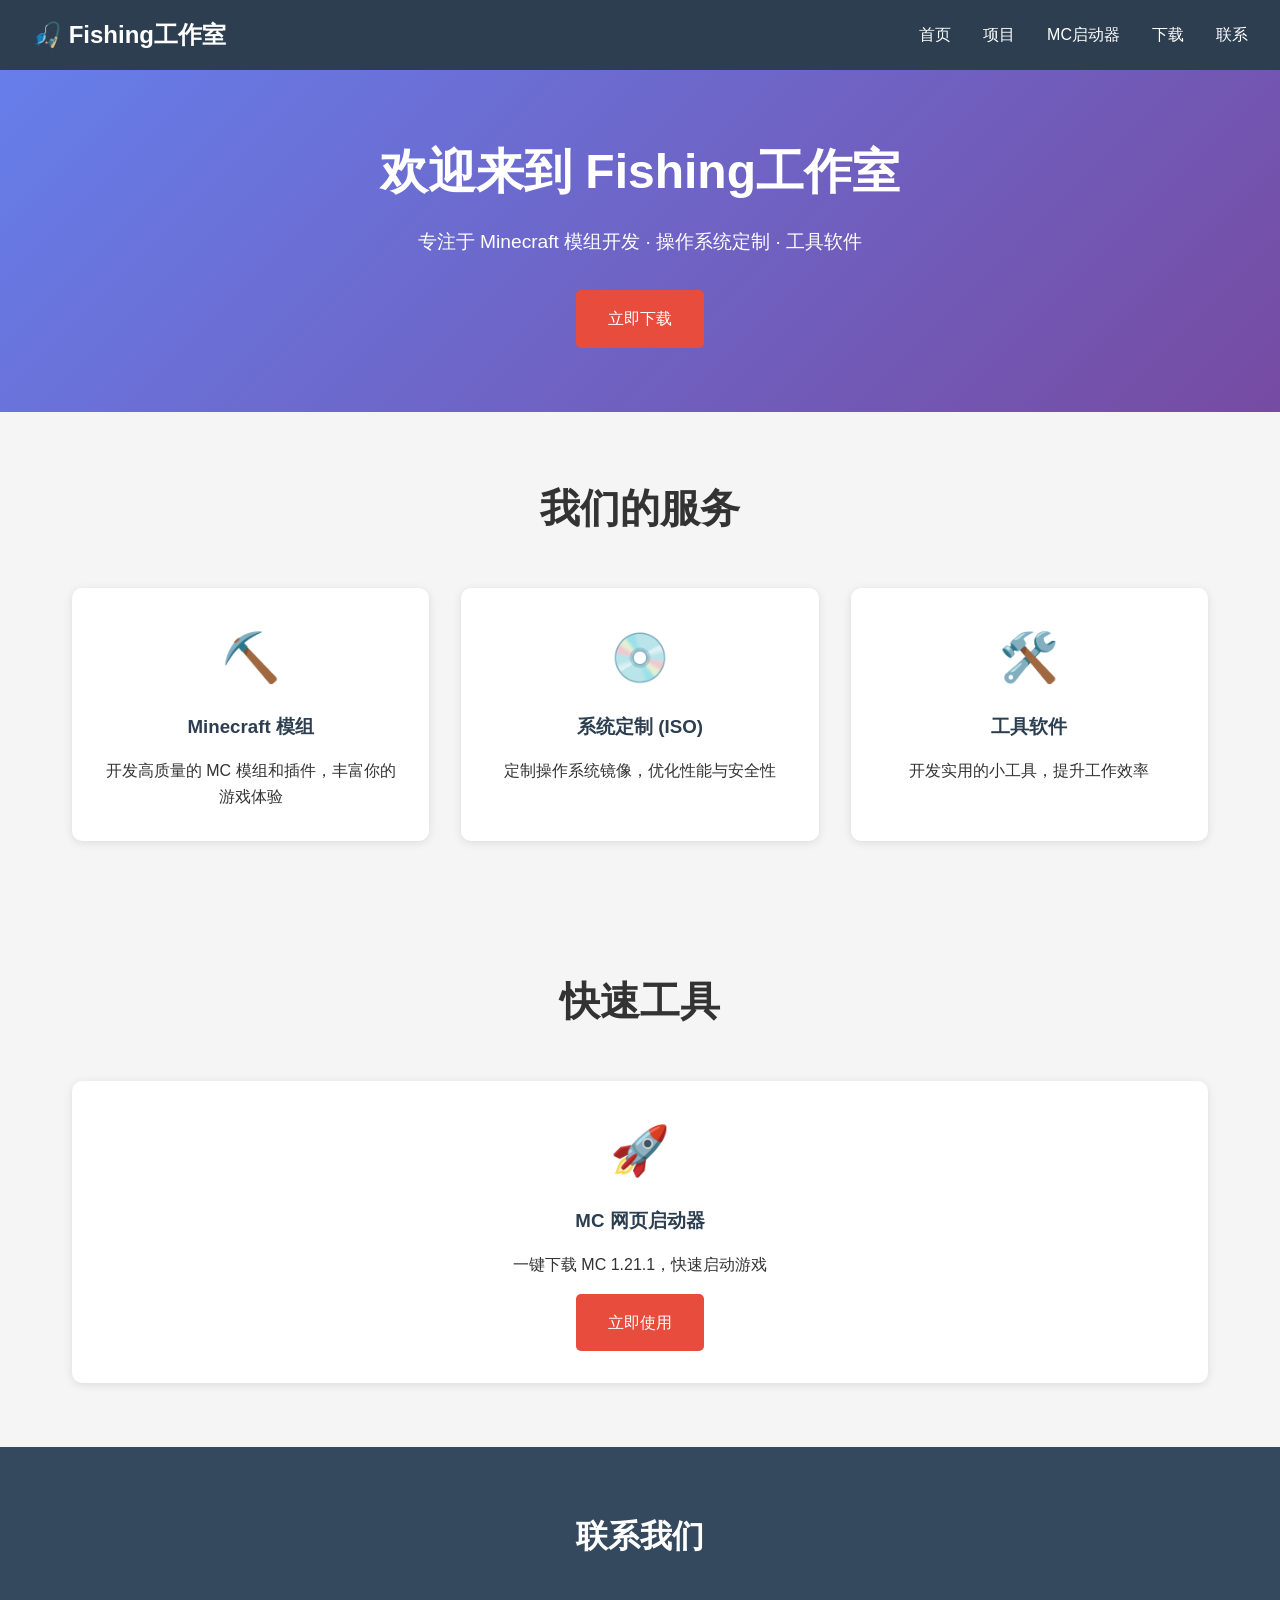
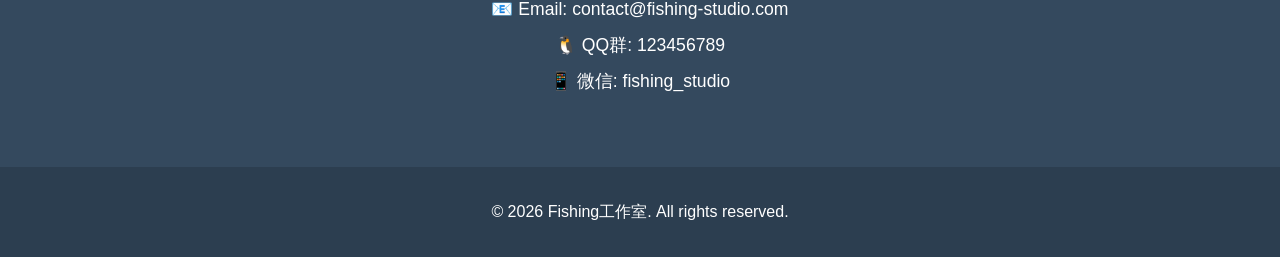
<file: index.html>
<!DOCTYPE html>
<html lang="zh-CN">
<head>
    <meta charset="UTF-8">
    <meta name="viewport" content="width=device-width, initial-scale=1.0">
    <title>Fishing工作室 - 专注于MC模组和系统开发</title>
    <link rel="stylesheet" href="style.css">
</head>
<body>
    <nav>
        <div class="logo">🎣 Fishing工作室</div>
        <ul>
            <li><a href="index.html">首页</a></li>
            <li><a href="projects.html">项目</a></li>
            <li><a href="launcher.html">MC启动器</a></li>
            <li><a href="downloads.html">下载</a></li>
            <li><a href="#contact">联系</a></li>
        </ul>
    </nav>

    <header class="hero">
        <h1>欢迎来到 Fishing工作室</h1>
        <p>专注于 Minecraft 模组开发 · 操作系统定制 · 工具软件</p>
        <a href="downloads.html" class="btn">立即下载</a>
    </header>

    <section class="services">
        <h2>我们的服务</h2>
        <div class="service-grid">
            <div class="service-card">
                <div class="icon">⛏️</div>
                <h3>Minecraft 模组</h3>
                <p>开发高质量的 MC 模组和插件，丰富你的游戏体验</p>
            </div>
            <div class="service-card">
                <div class="icon">💿</div>
                <h3>系统定制 (ISO)</h3>
                <p>定制操作系统镜像，优化性能与安全性</p>
            </div>
            <div class="service-card">
                <div class="icon">🛠️</div>
                <h3>工具软件</h3>
                <p>开发实用的小工具，提升工作效率</p>
            </div>
        </div>
    </section>

    <section class="services">
        <h2>快速工具</h2>
        <div class="service-grid">
            <div class="service-card">
                <div class="icon">🚀</div>
                <h3>MC 网页启动器</h3>
                <p>一键下载 MC 1.21.1，快速启动游戏</p>
                <a href="launcher.html" class="btn" style="margin-top: 1rem; display: inline-block;">立即使用</a>
            </div>
        </div>
    </section>

    <section id="contact" class="contact">
        <h2>联系我们</h2>
        <p>📧 Email: contact@fishing-studio.com</p>
        <p>🐧 QQ群: 123456789</p>
        <p>📱 微信: fishing_studio</p>
    </section>

    <footer>
        <p>&copy; 2026 Fishing工作室. All rights reserved.</p>
    </footer>
</body>
</html>
</file>
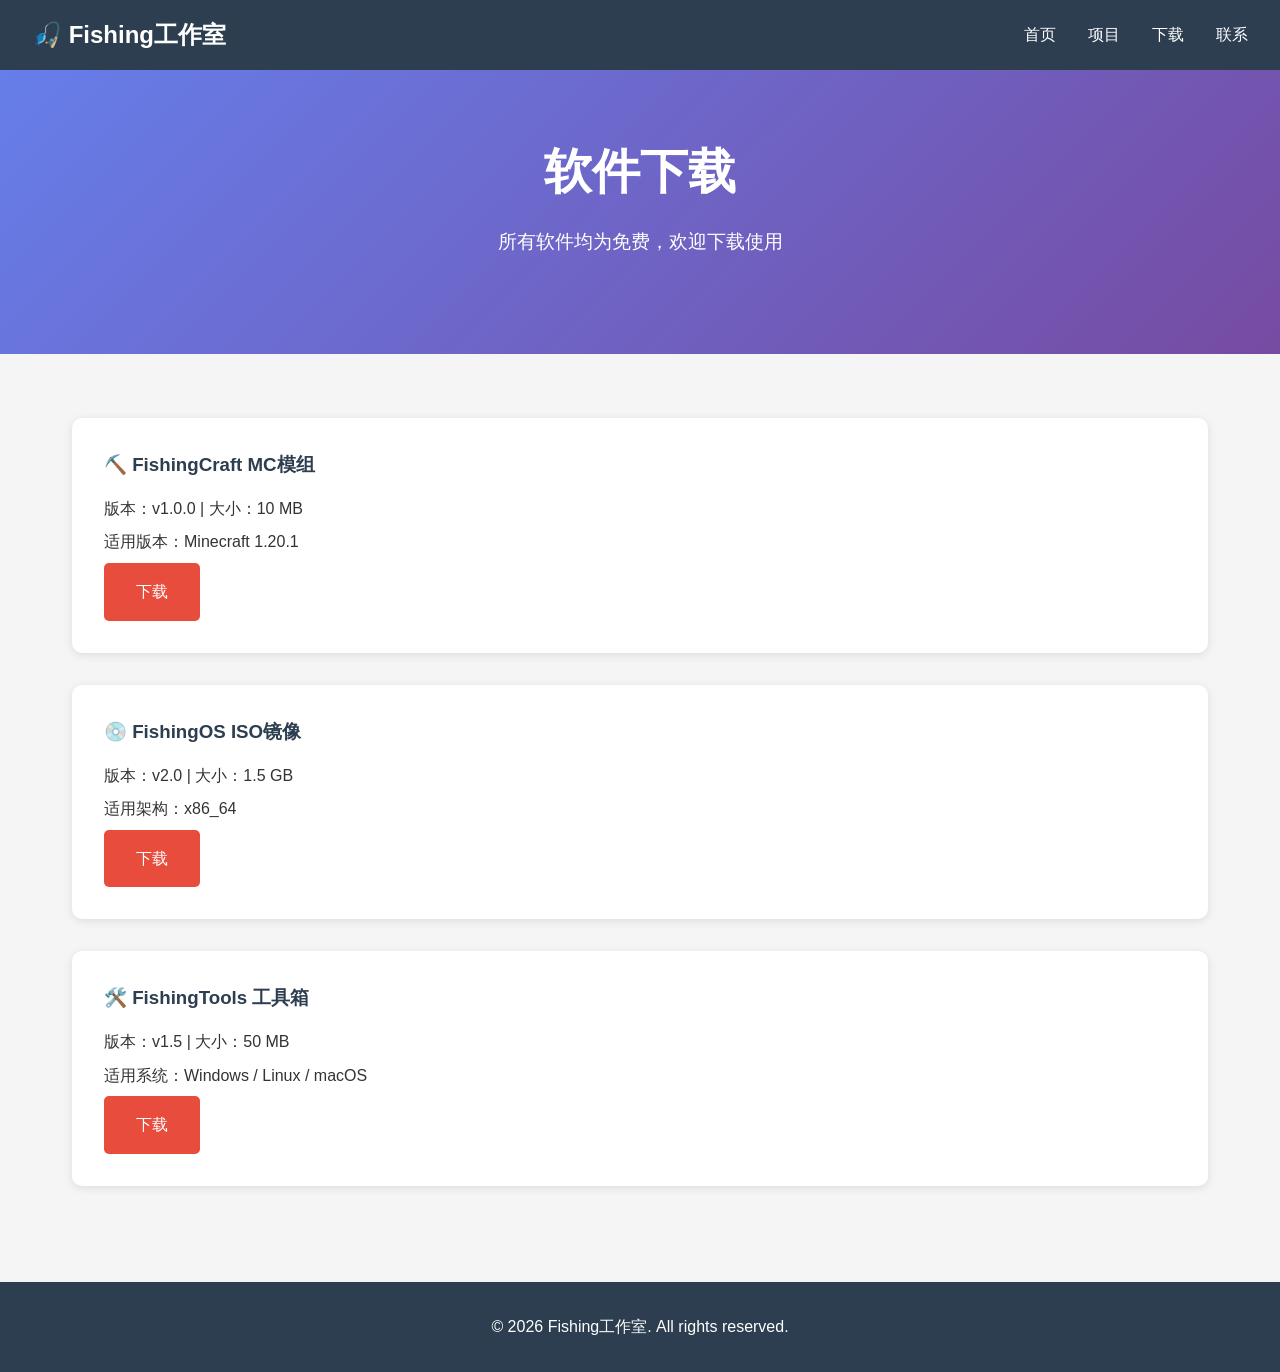
<file: downloads.html>
<!DOCTYPE html>
<html lang="zh-CN">
<head>
    <meta charset="UTF-8">
    <meta name="viewport" content="width=device-width, initial-scale=1.0">
    <title>软件下载 - Fishing工作室</title>
    <link rel="stylesheet" href="style.css">
</head>
<body>
    <nav>
        <div class="logo">🎣 Fishing工作室</div>
        <ul>
            <li><a href="index.html">首页</a></li>
            <li><a href="projects.html">项目</a></li>
            <li><a href="downloads.html">下载</a></li>
            <li><a href="index.html#contact">联系</a></li>
        </ul>
    </nav>

    <header class="hero">
        <h1>软件下载</h1>
        <p>所有软件均为免费，欢迎下载使用</p>
    </header>

    <section class="downloads">
        <div class="download-item">
            <h3>⛏️ FishingCraft MC模组</h3>
            <p>版本：v1.0.0 | 大小：10 MB</p>
            <p>适用版本：Minecraft 1.20.1</p>
            <a href="https://github.com/wxcecily-sys/wxcecily-sys.github.io/releases/download/v1.0.0/FishingCraft.jar" class="btn">下载</a>
        </div>

        <div class="download-item">
            <h3>💿 FishingOS ISO镜像</h3>
            <p>版本：v2.0 | 大小：1.5 GB</p>
            <p>适用架构：x86_64</p>
            <a href="https://github.com/wxcecily-sys/wxcecily-sys.github.io/releases/download/v2.0/FishingOS.iso" class="btn">下载</a>
        </div>

        <div class="download-item">
            <h3>🛠️ FishingTools 工具箱</h3>
            <p>版本：v1.5 | 大小：50 MB</p>
            <p>适用系统：Windows / Linux / macOS</p>
            <a href="https://github.com/wxcecily-sys/wxcecily-sys.github.io/releases/download/v1.5/FishingTools.zip" class="btn">下载</a>
        </div>
    </section>

    <footer>
        <p>&copy; 2026 Fishing工作室. All rights reserved.</p>
    </footer>
</body>
</html>
</file>
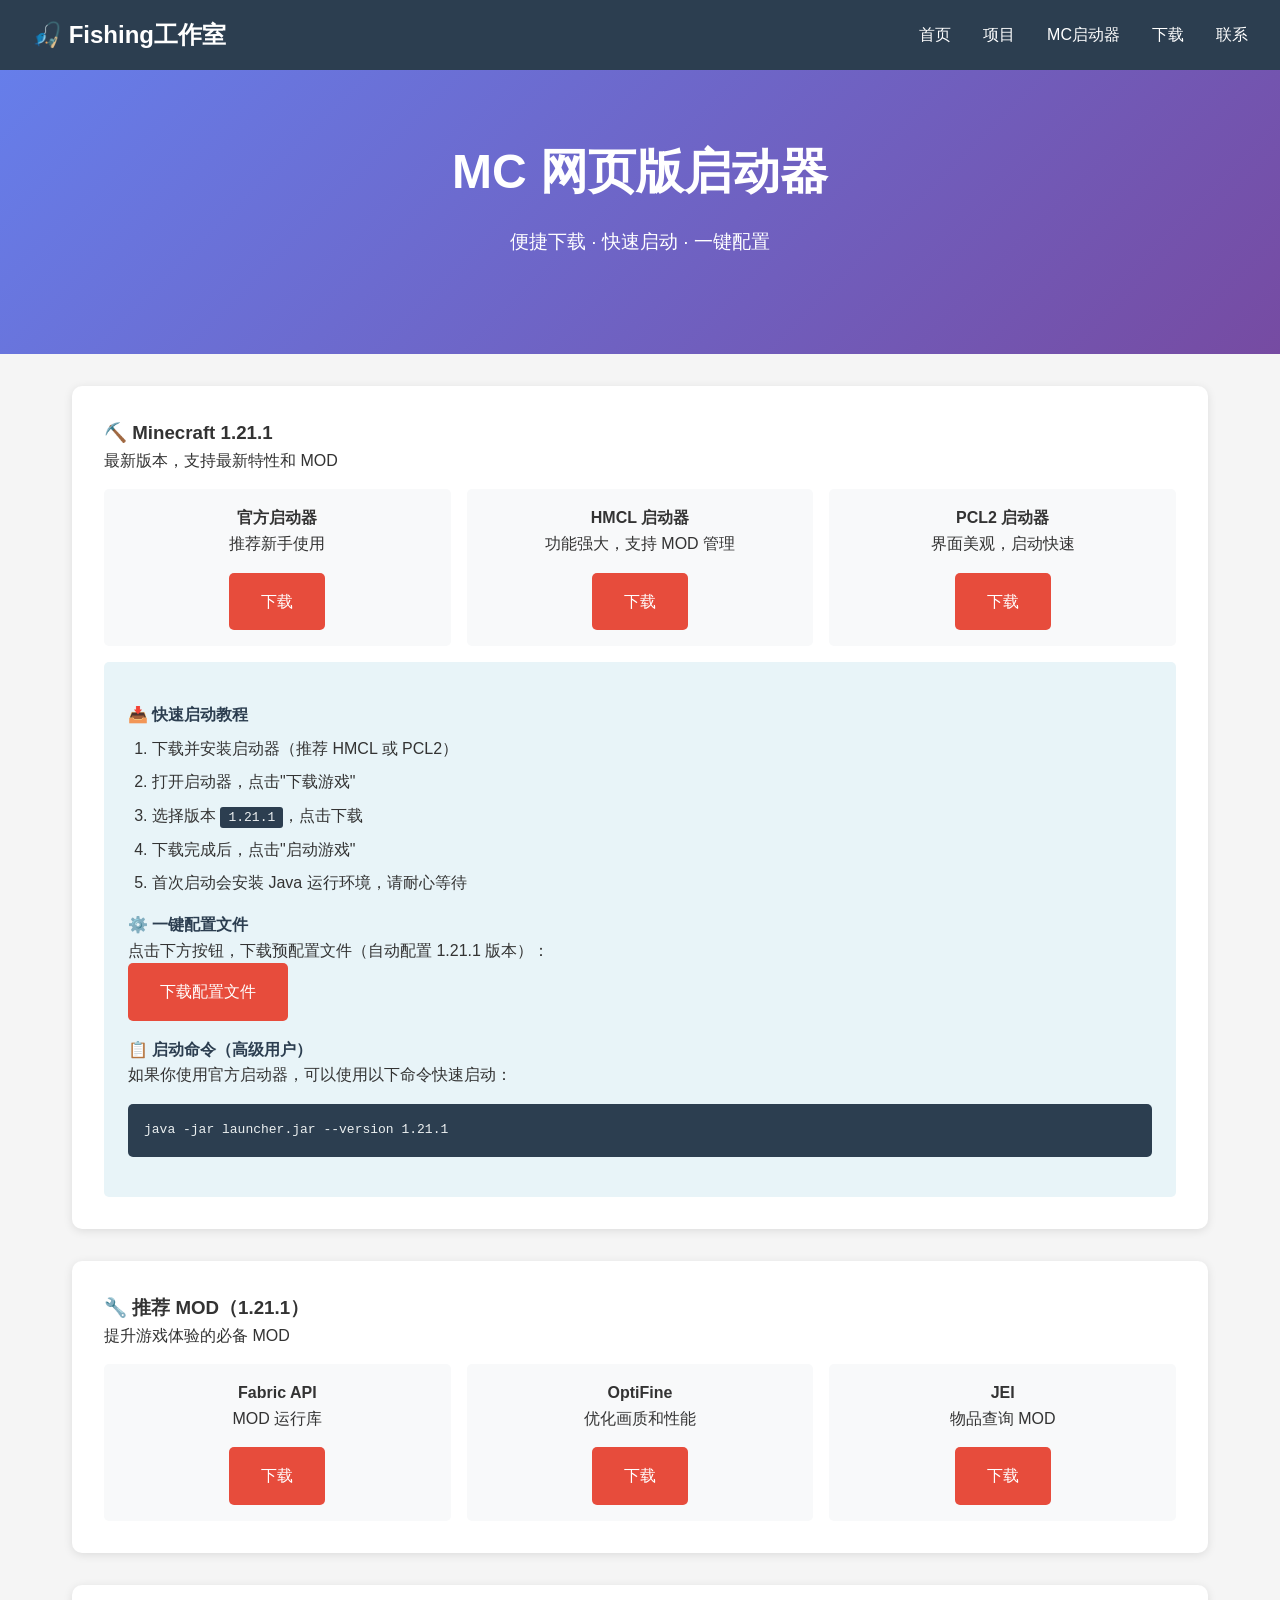
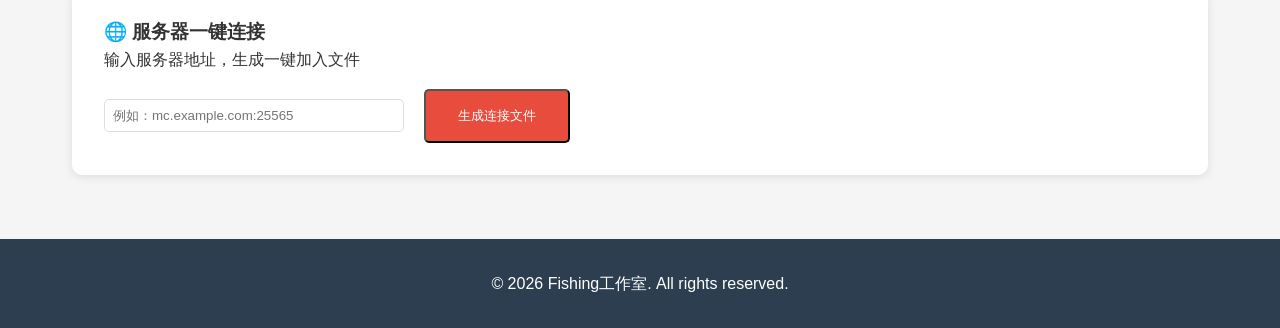
<file: launcher.html>
<!DOCTYPE html>
<html lang="zh-CN">
<head>
    <meta charset="UTF-8">
    <meta name="viewport" content="width=device-width, initial-scale=1.0">
    <title>MC 启动器 - Fishing工作室</title>
    <link rel="stylesheet" href="style.css">
    <style>
        .launcher-container {
            max-width: 1200px;
            margin: 0 auto;
            padding: 2rem;
        }
        .version-card {
            background: white;
            padding: 2rem;
            margin-bottom: 2rem;
            border-radius: 10px;
            box-shadow: 0 2px 10px rgba(0,0,0,0.1);
        }
        .download-options {
            display: grid;
            grid-template-columns: repeat(auto-fit, minmax(250px, 1fr));
            gap: 1rem;
            margin-top: 1rem;
        }
        .download-option {
            padding: 1rem;
            background: #f8f9fa;
            border-radius: 5px;
            text-align: center;
        }
        .download-option .btn {
            margin-top: 1rem;
            display: inline-block;
        }
        .tutorial {
            background: #e8f4f8;
            padding: 1.5rem;
            border-radius: 5px;
            margin-top: 1rem;
        }
        .tutorial h4 {
            margin-top: 1rem;
            color: #2c3e50;
        }
        .tutorial ol {
            margin-left: 1.5rem;
            margin-top: 0.5rem;
        }
        .tutorial li {
            margin: 0.5rem 0;
        }
        code {
            background: #2c3e50;
            color: #ecf0f1;
            padding: 0.2rem 0.5rem;
            border-radius: 3px;
            font-family: monospace;
        }
        pre {
            background: #2c3e50;
            color: #ecf0f1;
            padding: 1rem;
            border-radius: 5px;
            overflow-x: auto;
            margin: 1rem 0;
        }
    </style>
</head>
<body>
    <nav>
        <div class="logo">🎣 Fishing工作室</div>
        <ul>
            <li><a href="index.html">首页</a></li>
            <li><a href="projects.html">项目</a></li>
            <li><a href="launcher.html">MC启动器</a></li>
            <li><a href="downloads.html">下载</a></li>
            <li><a href="index.html#contact">联系</a></li>
        </ul>
    </nav>

    <header class="hero">
        <h1>MC 网页版启动器</h1>
        <p>便捷下载 · 快速启动 · 一键配置</p>
    </header>

    <div class="launcher-container">
        <!-- MC 1.21.1 -->
        <div class="version-card">
            <h3>⛏️ Minecraft 1.21.1</h3>
            <p>最新版本，支持最新特性和 MOD</p>
            
            <div class="download-options">
                <div class="download-option">
                    <h4>官方启动器</h4>
                    <p>推荐新手使用</p>
                    <a href="https://minecraft.net/zh-hans/download" class="btn" target="_blank">下载</a>
                </div>
                
                <div class="download-option">
                    <h4>HMCL 启动器</h4>
                    <p>功能强大，支持 MOD 管理</p>
                    <a href="https://hmcl.huangyuhui.net/" class="btn" target="_blank">下载</a>
                </div>
                
                <div class="download-option">
                    <h4>PCL2 启动器</h4>
                    <p>界面美观，启动快速</p>
                    <a href="https://afdian.net/a/PCL2" class="btn" target="_blank">下载</a>
                </div>
            </div>

            <div class="tutorial">
                <h4>📥 快速启动教程</h4>
                <ol>
                    <li>下载并安装启动器（推荐 HMCL 或 PCL2）</li>
                    <li>打开启动器，点击"下载游戏"</li>
                    <li>选择版本 <code>1.21.1</code>，点击下载</li>
                    <li>下载完成后，点击"启动游戏"</li>
                    <li>首次启动会安装 Java 运行环境，请耐心等待</li>
                </ol>
                
                <h4>⚙️ 一键配置文件</h4>
                <p>点击下方按钮，下载预配置文件（自动配置 1.21.1 版本）：</p>
                <a href="#" class="btn" onclick="downloadConfig(); return false;">下载配置文件</a>
                
                <h4>📋 启动命令（高级用户）</h4>
                <p>如果你使用官方启动器，可以使用以下命令快速启动：</p>
                <pre>java -jar launcher.jar --version 1.21.1</pre>
            </div>
        </div>

        <!-- MOD 推荐 -->
        <div class="version-card">
            <h3>🔧 推荐 MOD（1.21.1）</h3>
            <p>提升游戏体验的必备 MOD</p>
            
            <div class="download-options">
                <div class="download-option">
                    <h4>Fabric API</h4>
                    <p>MOD 运行库</p>
                    <a href="https://www.curseforge.com/minecraft/mc-mods/fabric-api" class="btn" target="_blank">下载</a>
                </div>
                
                <div class="download-option">
                    <h4>OptiFine</h4>
                    <p>优化画质和性能</p>
                    <a href="https://optifine.net/downloads" class="btn" target="_blank">下载</a>
                </div>
                
                <div class="download-option">
                    <h4>JEI</h4>
                    <p>物品查询 MOD</p>
                    <a href="https://www.curseforge.com/minecraft/mc-mods/jei" class="btn" target="_blank">下载</a>
                </div>
            </div>
        </div>

        <!-- 服务器连接 -->
        <div class="version-card">
            <h3>🌐 服务器一键连接</h3>
            <p>输入服务器地址，生成一键加入文件</p>
            
            <div style="margin-top: 1rem;">
                <input type="text" id="serverAddress" placeholder="例如：mc.example.com:25565" style="padding: 0.5rem; width: 300px; border: 1px solid #ddd; border-radius: 5px;">
                <button class="btn" onclick="generateServerFile()" style="margin-left: 1rem;">生成连接文件</button>
            </div>
            
            <div class="tutorial" id="serverResult" style="display: none;">
                <h4>✅ 服务器文件已生成！</h4>
                <p>1. 下载下方的 <code>server.dat</code> 文件</p>
                <p>2. 将文件放入 <code>.minecraft/servers.dat</code></p>
                <p>3. 重启启动器，服务器将自动出现在列表中</p>
            </div>
        </div>
    </div>

    <footer>
        <p>&copy; 2026 Fishing工作室. All rights reserved.</p>
    </footer>

    <script>
        function downloadConfig() {
            // 生成 HMCL 配置文件
            const config = {
                "version": "1.21.1",
                "javaPath": "auto",
                "maxMemory": 4096,
                "resolution": "1920x1080",
                "fullscreen": false
            };
            
            const blob = new Blob([JSON.stringify(config, null, 2)], {type: 'application/json'});
            const url = URL.createObjectURL(blob);
            const a = document.createElement('a');
            a.href = url;
            a.download = 'hmcl-config.json';
            a.click();
            URL.revokeObjectURL(url);
            
            alert('配置文件已下载！\n\n使用方法：\n1. 打开 HMCL 启动器\n2. 点击"设置" → "导入配置"\n3. 选择刚下载的 hmcl-config.json 文件');
        }
        
        function generateServerFile() {
            const address = document.getElementById('serverAddress').value;
            if (!address) {
                alert('请输入服务器地址！');
                return;
            }
            
            // 生成 servers.dat 内容（简化版）
            const serverData = `[
  {
    "name": "我的服务器",
    "ip": "${address}",
    "port": 25565
  }
]`;
            
            const blob = new Blob([serverData], {type: 'application/json'});
            const url = URL.createObjectURL(blob);
            const a = document.createElement('a');
            a.href = url;
            a.download = 'servers.json';
            a.click();
            URL.revokeObjectURL(url);
            
            document.getElementById('serverResult').style.display = 'block';
        }
    </script>
</body>
</html>
</file>
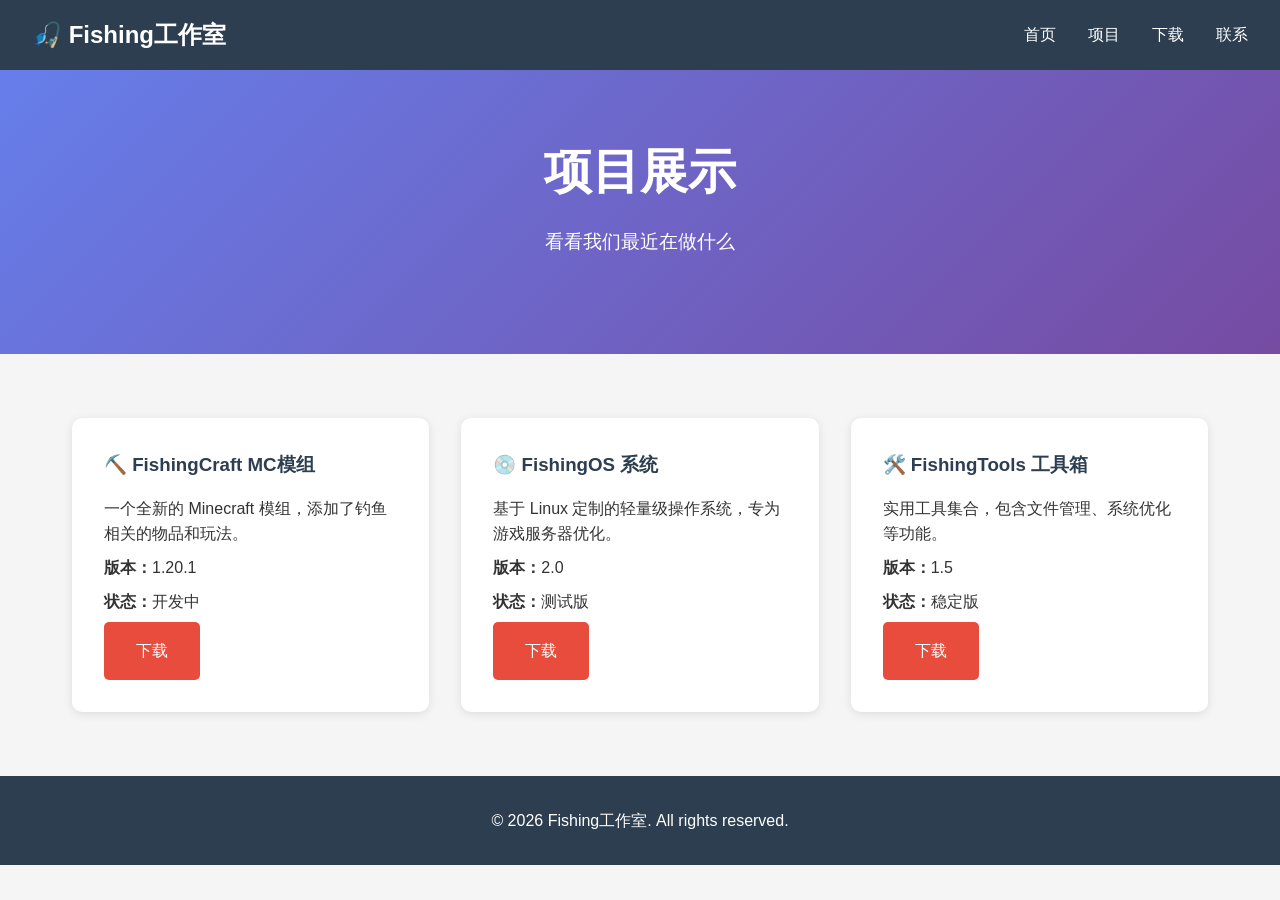
<file: projects.html>
<!DOCTYPE html>
<html lang="zh-CN">
<head>
    <meta charset="UTF-8">
    <meta name="viewport" content="width=device-width, initial-scale=1.0">
    <title>项目展示 - Fishing工作室</title>
    <link rel="stylesheet" href="style.css">
</head>
<body>
    <nav>
        <div class="logo">🎣 Fishing工作室</div>
        <ul>
            <li><a href="index.html">首页</a></li>
            <li><a href="projects.html">项目</a></li>
            <li><a href="downloads.html">下载</a></li>
            <li><a href="index.html#contact">联系</a></li>
        </ul>
    </nav>

    <header class="hero">
        <h1>项目展示</h1>
        <p>看看我们最近在做什么</p>
    </header>

    <section class="projects">
        <div class="project-card">
            <h3>⛏️ FishingCraft MC模组</h3>
            <p>一个全新的 Minecraft 模组，添加了钓鱼相关的物品和玩法。</p>
            <p><strong>版本：</strong>1.20.1</p>
            <p><strong>状态：</strong>开发中</p>
            <a href="downloads.html" class="btn">下载</a>
        </div>

        <div class="project-card">
            <h3>💿 FishingOS 系统</h3>
            <p>基于 Linux 定制的轻量级操作系统，专为游戏服务器优化。</p>
            <p><strong>版本：</strong>2.0</p>
            <p><strong>状态：</strong>测试版</p>
            <a href="downloads.html" class="btn">下载</a>
        </div>

        <div class="project-card">
            <h3>🛠️ FishingTools 工具箱</h3>
            <p>实用工具集合，包含文件管理、系统优化等功能。</p>
            <p><strong>版本：</strong>1.5</p>
            <p><strong>状态：</strong>稳定版</p>
            <a href="downloads.html" class="btn">下载</a>
        </div>
    </section>

    <footer>
        <p>&copy; 2026 Fishing工作室. All rights reserved.</p>
    </footer>
</body>
</html>
</file>
<file: style.css>
/* 全局样式 */
* {
    margin: 0;
    padding: 0;
    box-sizing: border-box;
}

body {
    font-family: -apple-system, BlinkMacSystemFont, "Segoe UI", Roboto, "Helvetica Neue", Arial, sans-serif;
    line-height: 1.6;
    color: #333;
    background: #f5f5f5;
}

/* 导航栏 */
nav {
    display: flex;
    justify-content: space-between;
    align-items: center;
    padding: 1rem 2rem;
    background: #2c3e50;
    color: white;
    position: sticky;
    top: 0;
    z-index: 1000;
}

nav .logo {
    font-size: 1.5rem;
    font-weight: bold;
}

nav ul {
    display: flex;
    list-style: none;
    gap: 2rem;
}

nav a {
    color: white;
    text-decoration: none;
    transition: color 0.3s;
}

nav a:hover {
    color: #3498db;
}

/* 主横幅 */
.hero {
    text-align: center;
    padding: 4rem 2rem;
    background: linear-gradient(135deg, #667eea 0%, #764ba2 100%);
    color: white;
}

.hero h1 {
    font-size: 3rem;
    margin-bottom: 1rem;
}

.hero p {
    font-size: 1.2rem;
    margin-bottom: 2rem;
}

.btn {
    display: inline-block;
    padding: 1rem 2rem;
    background: #e74c3c;
    color: white;
    text-decoration: none;
    border-radius: 5px;
    transition: background 0.3s;
}

.btn:hover {
    background: #c0392b;
}

/* 服务介绍 */
.services {
    padding: 4rem 2rem;
    max-width: 1200px;
    margin: 0 auto;
}

.services h2 {
    text-align: center;
    margin-bottom: 3rem;
    font-size: 2.5rem;
}

.service-grid {
    display: grid;
    grid-template-columns: repeat(auto-fit, minmax(300px, 1fr));
    gap: 2rem;
}

.service-card {
    background: white;
    padding: 2rem;
    border-radius: 10px;
    text-align: center;
    box-shadow: 0 2px 10px rgba(0,0,0,0.1);
    transition: transform 0.3s;
}

.service-card:hover {
    transform: translateY(-5px);
}

.service-card .icon {
    font-size: 3rem;
    margin-bottom: 1rem;
}

.service-card h3 {
    margin-bottom: 1rem;
    color: #2c3e50;
}

/* 项目卡片 */
.projects {
    padding: 4rem 2rem;
    max-width: 1200px;
    margin: 0 auto;
    display: grid;
    grid-template-columns: repeat(auto-fit, minmax(300px, 1fr));
    gap: 2rem;
}

.project-card {
    background: white;
    padding: 2rem;
    border-radius: 10px;
    box-shadow: 0 2px 10px rgba(0,0,0,0.1);
}

.project-card h3 {
    margin-bottom: 1rem;
    color: #2c3e50;
}

.project-card p {
    margin: 0.5rem 0;
}

/* 下载项 */
.downloads {
    padding: 4rem 2rem;
    max-width: 1200px;
    margin: 0 auto;
}

.download-item {
    background: white;
    padding: 2rem;
    margin-bottom: 2rem;
    border-radius: 10px;
    box-shadow: 0 2px 10px rgba(0,0,0,0.1);
}

.download-item h3 {
    margin-bottom: 1rem;
    color: #2c3e50;
}

.download-item p {
    margin: 0.5rem 0;
}

/* 联系信息 */
.contact {
    padding: 4rem 2rem;
    background: #34495e;
    color: white;
    text-align: center;
}

.contact h2 {
    margin-bottom: 2rem;
    font-size: 2rem;
}

.contact p {
    margin: 0.5rem 0;
    font-size: 1.1rem;
}

/* 页脚 */
footer {
    text-align: center;
    padding: 2rem;
    background: #2c3e50;
    color: white;
}

/* 响应式设计 */
@media (max-width: 768px) {
    nav {
        flex-direction: column;
        gap: 1rem;
    }
    
    nav ul {
        flex-direction: column;
        text-align: center;
        gap: 1rem;
    }
    
    .hero h1 {
        font-size: 2rem;
    }
}
</file>
